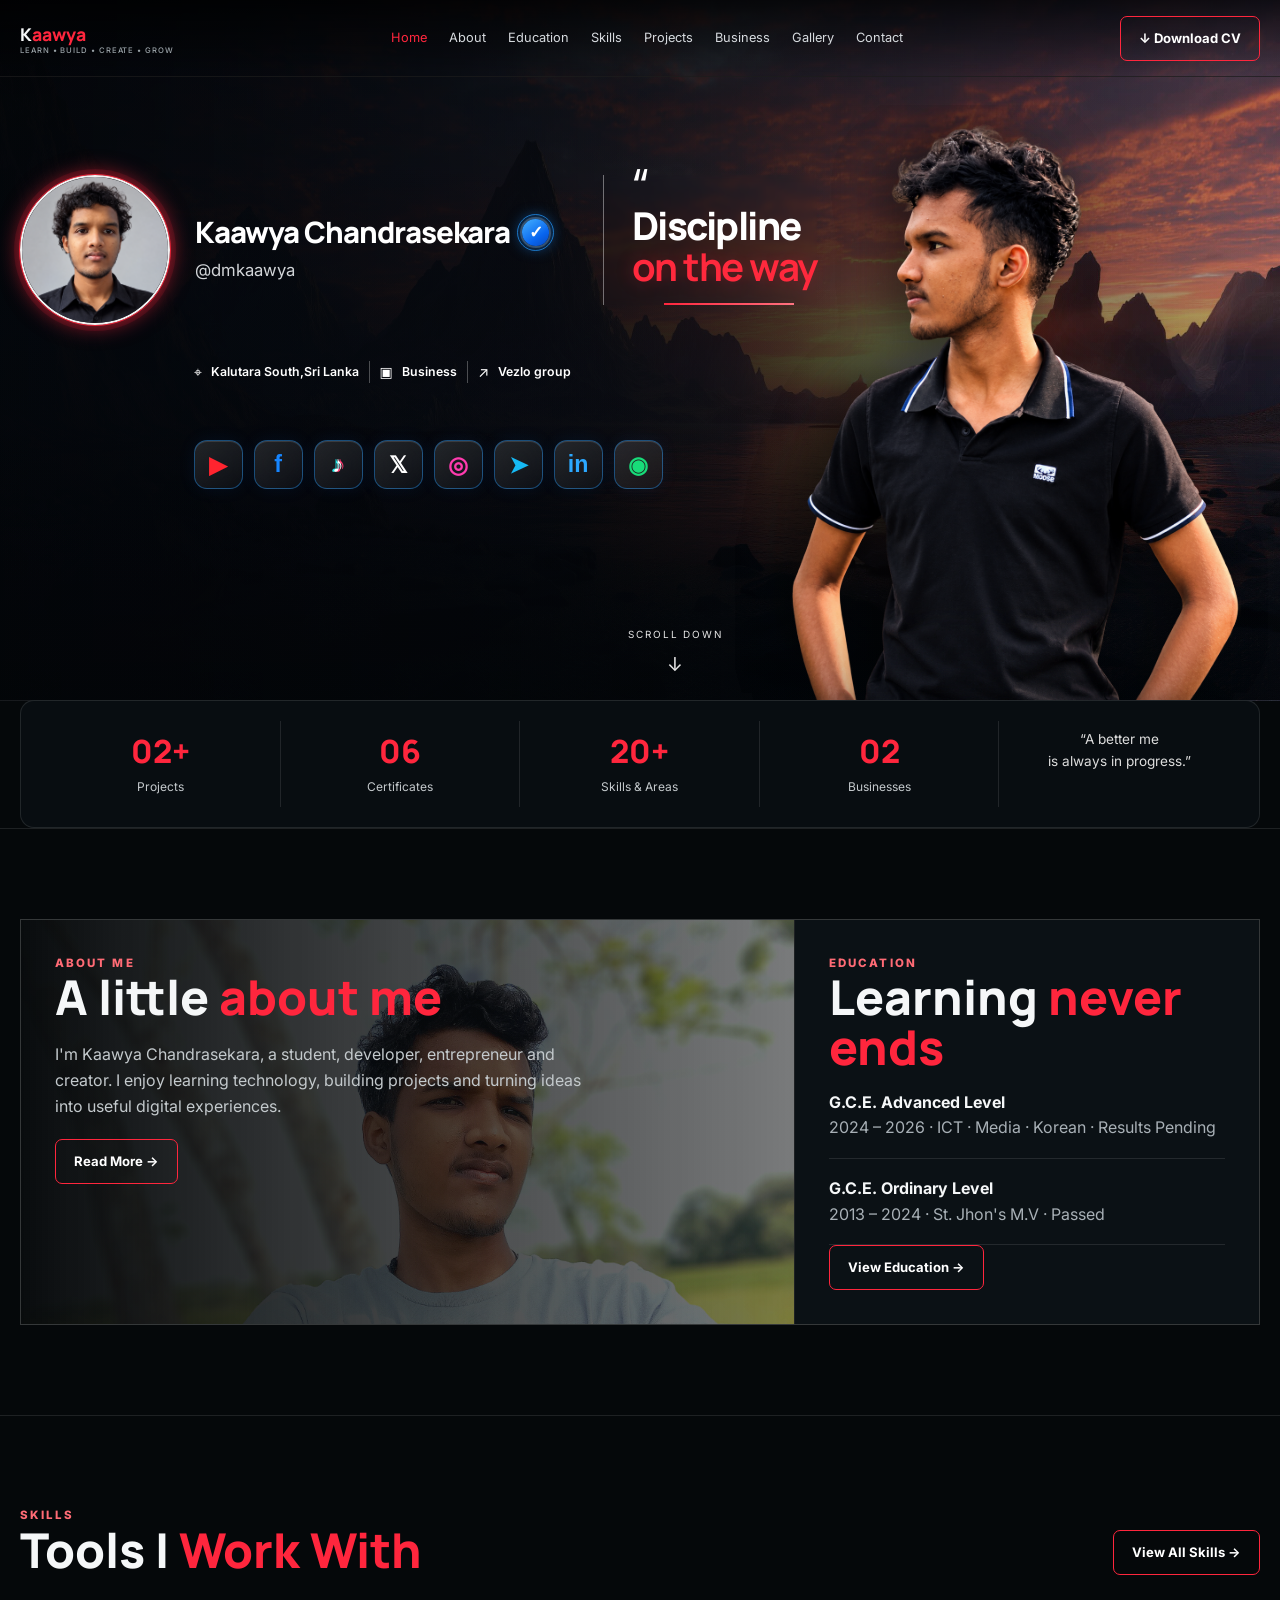
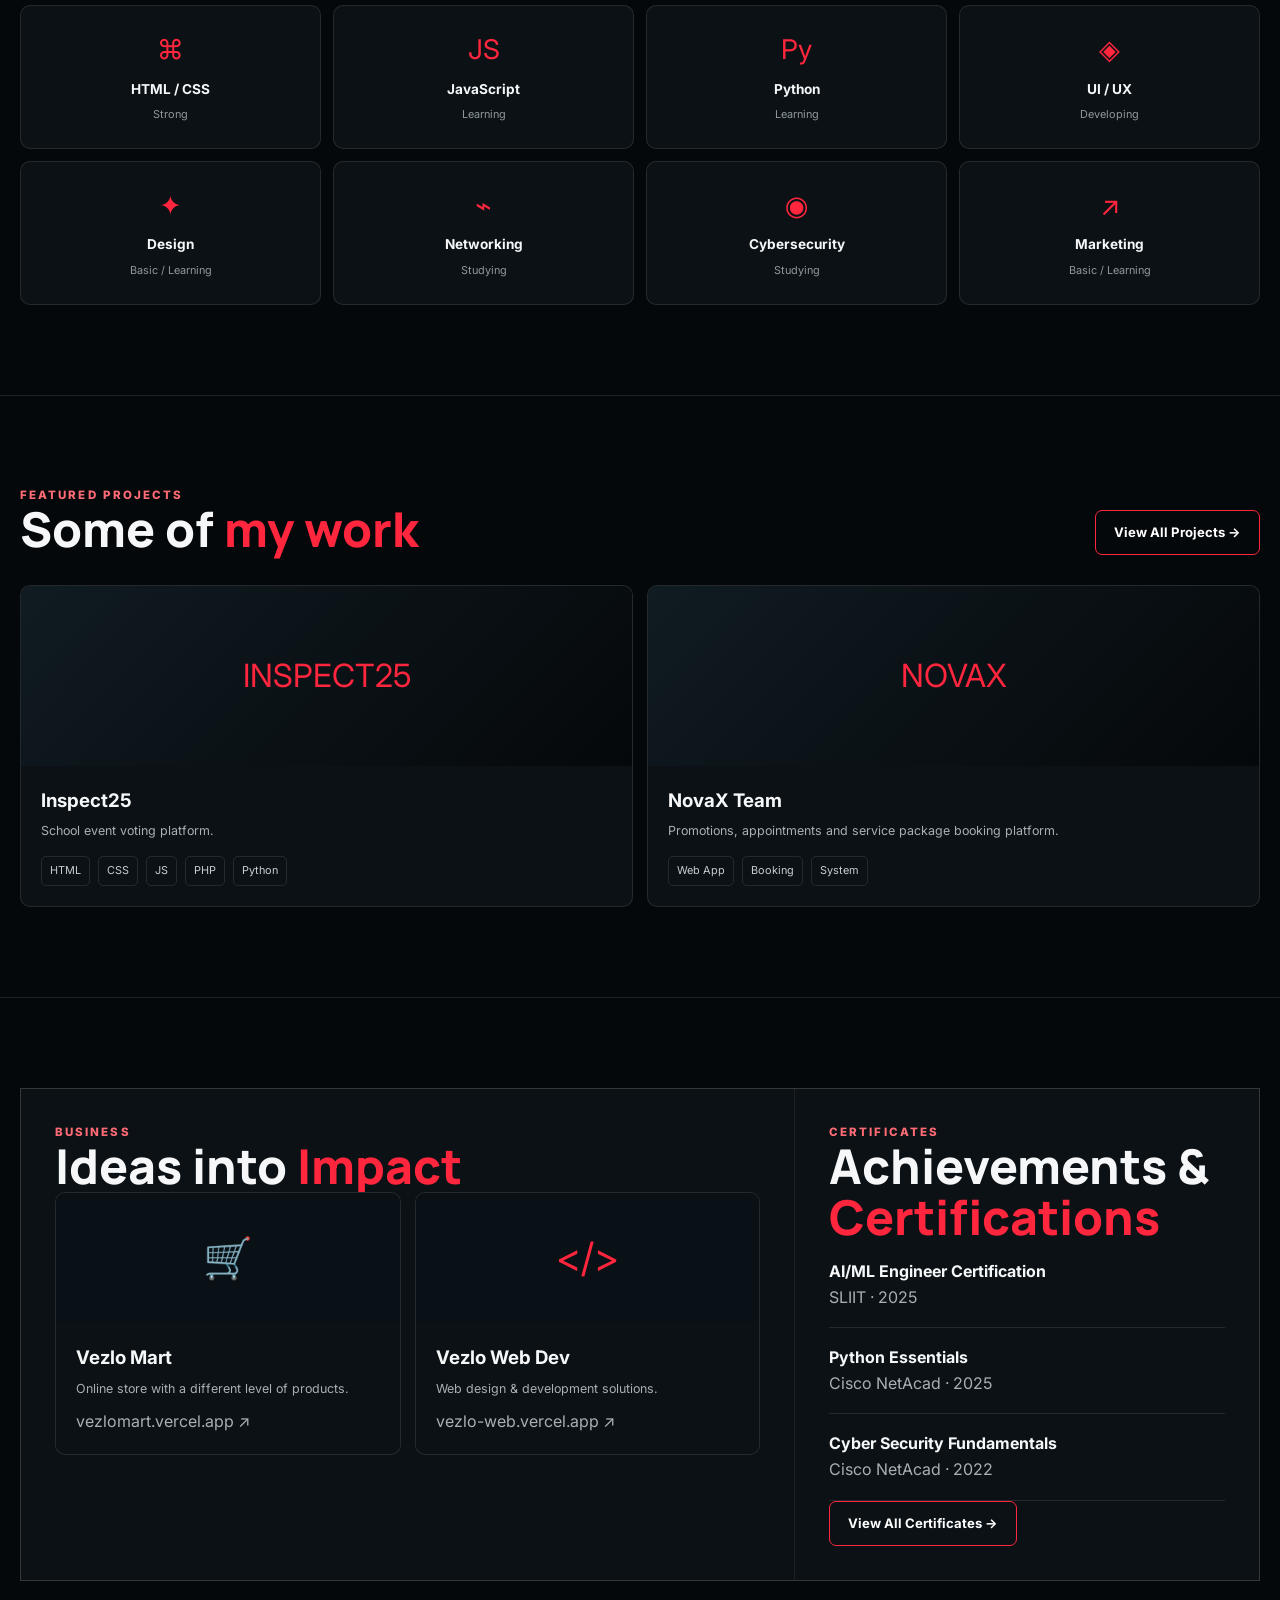
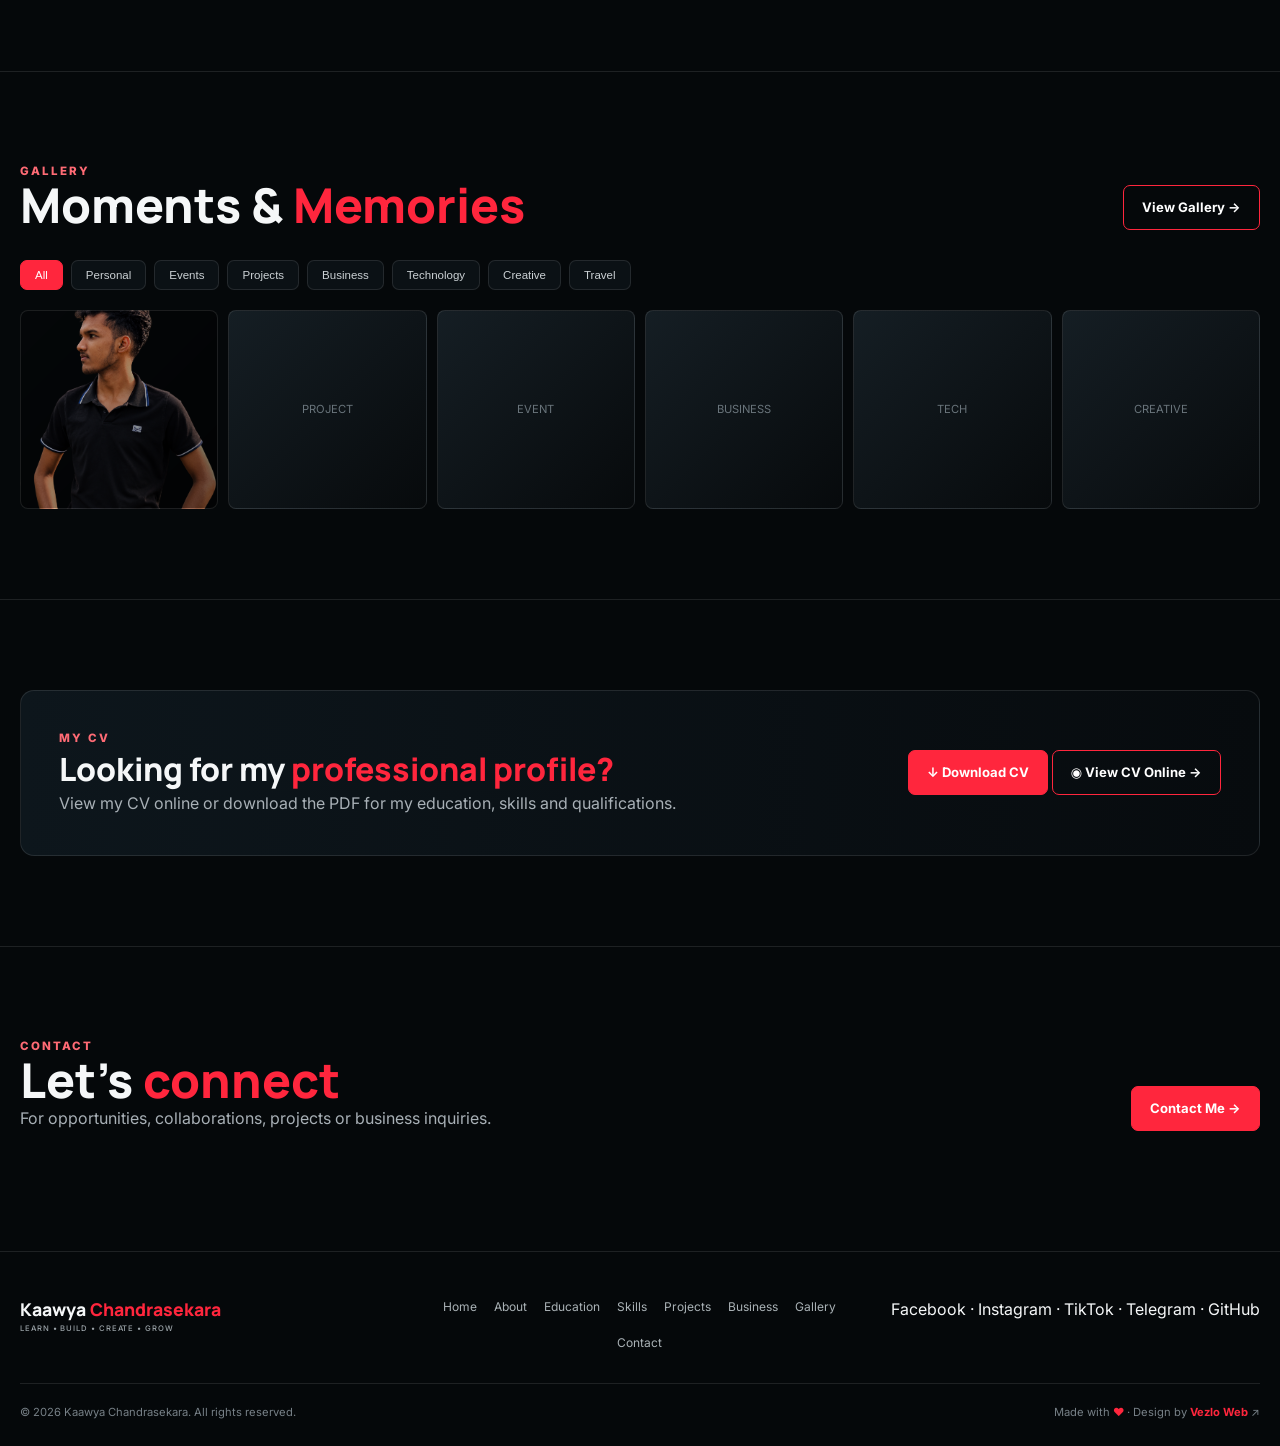
<file: index.html>
<!doctype html>
<html lang="en">
  <head>
    <meta charset="utf-8">
    <meta name="viewport" content="width=device-width,initial-scale=1">
    <meta name="description" content="Kaawya Chandrasekara — Student, Developer, Entrepreneur, Creator">
    <title>Kaawya Chandrasekara | Portfolio</title>
    <link rel="stylesheet" href="style.css">
  </head>
  <body>
    <header class="nav">
      <div class="container nav-inner">
        <a class="brand" href="index.html">K<span>aawya</span>
          <small>LEARN • BUILD • CREATE • GROW</small></a>
        <nav class="links">
          <a class="active" href="index.html">Home</a>
          <a href="about.html">About</a>
          <a href="education.html">Education</a>
          <a href="skills.html">Skills</a>
          <a href="projects.html">Projects</a>
          <a href="business.html">Business</a>
          <a href="gallery.html">Gallery</a>
          <a href="contact.html">Contact</a>
        </nav>
        <div class="nav-actions">
          <a class="cv-btn" href="dmkaawya cv.pdf">↓ Download CV</a>
          <button class="hamb">☰</button>
        </div></div></header>
    <main>
      <section class="hero hero-showcase">
        <div class="hero-inner showcase-inner">
          <div class="showcase-profile">
            <img class="profile-photo" src="assets/Professional Portrait on Light Grey.png" alt="Kaawya Chandrasekara portrait">
            <div class="profile-text">
              <h1>Kaawya Chandrasekara <button class="verified" type="button" aria-label="Open profile verification details" aria-haspopup="dialog" aria-controls="verified-modal" title="View profile details">✓</button></h1>
              <p class="handle">@dmkaawya</p>
            </div>
          </div>
		  
          <div class="showcase-quote"><span class="quote-open">“</span><p>Discipline<br><strong>on the way</strong></p><span class="quote-line"></span></div>
          <div class="showcase-meta">
            <span>⌖ <b>Kalutara South,Sri Lanka</b></span><i></i><span>▣ <b>Business</b></span><i></i><a href="https://dmkaawya.vercel.app/" target="_blank" rel="noreferrer">↗ <b>Vezlo group</b></a>
          </div>
          <div class="showcase-socials" aria-label="Social links">
            <a class="yt" href="https://youtube.com/" target="_blank" aria-label="YouTube">▶</a>
            <a class="fb" href="https://facebook.com/dmkaawya" target="_blank" aria-label="Facebook">f</a>
            <a class="tt" href="https://tiktok.com/@d.m.kaawya" target="_blank" aria-label="TikTok">♪</a>
            <a class="xx" href="https://x.com/" target="_blank" aria-label="X">𝕏</a>
            <a class="ig" href="https://instagram.com/dmkaawya" target="_blank" aria-label="Instagram">◎</a>
            <a class="tg" href="https://t.me/dmkaawya" target="_blank" aria-label="Telegram">➤</a>
            <a class="in" href="https://linkedin.com/" target="_blank" aria-label="LinkedIn">in</a>
            <a class="wa" href="https://wa.me/94775048455" target="_blank" aria-label="WhatsApp">◉</a>
          </div>
          <img class="showcase-person" src="assets/bg remove side view.png" alt="Kaawya wearing a black shirt">
		  
		  <img class="showcase-person" src="assets/bg remove side view.png" alt="Kaawya wearing a black polo shirt">
          <div class="verify-backdrop" id="verified-modal" role="dialog" aria-modal="true" aria-labelledby="verify-title" hidden>
            <section class="verify-card">
              <button class="verify-close" type="button" aria-label="Close verification details">×</button>
              <div class="verify-heading"><span class="verify-symbol">✓</span><div><h2 id="verify-title">Profile Details</h2><p>Portfolio identity information</p></div></div>
              <dl class="verify-details">
                <div><dt>👤 Name</dt><dd>Kaawya Chandrasekara</dd></div>
                <div><dt>💼 Role</dt><dd>Student · Developer · Entrepreneur · Creator</dd></div>
                <div><dt>🌐 Website</dt><dd><a href="https://dmkaawya.vercel.app/" target="_blank" rel="noreferrer">dmkaawya.vercel.app ↗</a></dd></div>
                <div><dt>🎨 Designed by</dt><dd>Vezlo Web</dd></div>
                <div><dt>📅 Created</dt><dd>Original creation date not recorded</dd></div>
                <div><dt>🔄 Updated</dt><dd>27 October 2026</dd></div>
              </dl>
              <p class="verify-note">ℹ️ This is a portfolio-designed identity badge, not an official verification issued by a social media platform.</p>
            </section>
          </div>
		  
          <div class="scroll showcase-scroll">SCROLL DOWN <span>↓</span></div>
        </div>
      </section>
      <section class="stats container">
        <div class="stats-grid">
          <div class="stat"><strong>02+</strong>
            <span>Projects</span></div>
          <div class="stat"><strong>06</strong>
            <span>Certificates</span></div>
          <div class="stat"><strong>20+</strong>
            <span>Skills & Areas</span></div>
          <div class="stat"><strong>02</strong>
            <span>Businesses</span></div>
          <div class="stat quote">“A better me<br>is always in progress.”</div></div></section>
      <section class="section">
        <div class="container grid2">
          <div class="card about-card">
            <div class="eyebrow">About me</div>
            <h2 class="section-title">A little <span>about me</span></h2>
            <p>I'm Kaawya Chandrasekara, a student, developer, entrepreneur and creator. I enjoy learning technology, building projects and turning ideas into useful digital experiences.</p>
            <a class="btn" href="about.html">Read More →</a></div>
          <div class="card"><div class="eyebrow">Education</div>
            <h2 class="section-title">Learning <span>never ends</span></h2>
            <div class="edu-item"><h3>G.C.E. Advanced Level</h3>
              <p class="muted">2024 – 2026 · ICT · Media · Korean · Results Pending</p></div>
            <div class="edu-item"><h3>G.C.E. Ordinary Level</h3><p class="muted">2013 – 2024 · St. Jhon's M.V · Passed</p></div>
            <a class="btn" href="education.html">View Education →</a>
          </div></div></section>
      <section class="section">
        <div class="container">
          <div class="section-head"><div>
            <div class="eyebrow">Skills</div>
            <h2 class="section-title">Tools I <span>Work With</span></h2></div>
            <a class="btn" href="skills.html">View All Skills →</a></div>
          <div class="skills-grid">
            <div class="skill">
              <div class="ico">⌘</div><b>HTML / CSS</b><small>Strong</small></div>
            <div class="skill">
              <div class="ico">JS</div><b>JavaScript</b><small>Learning</small></div>
            <div class="skill">
              <div class="ico">Py</div>
              <b>Python</b><small>Learning</small></div>
            <div class="skill">
              <div class="ico">◈</div>
              <b>UI / UX</b><small>Developing</small></div>
            <div class="skill">
              <div class="ico">✦</div><b>Design</b><small>Basic / Learning</small></div>
            <div class="skill">
              <div class="ico">⌁</div><b>Networking</b>
              <small>Studying</small></div>
            <div class="skill"><div class="ico">◉</div><b>Cybersecurity</b>
              <small>Studying</small></div>
            <div class="skill">
              <div class="ico">↗</div><b>Marketing</b>
              <small>Basic / Learning</small></div></div></div></section>
      <section class="section">
        <div class="container">
          <div class="section-head"><div>
            <div class="eyebrow">Featured projects</div>
            <h2 class="section-title">Some of <span>my work</span></h2></div>
            <a class="btn" href="projects.html">View All Projects →</a></div>
          <div class="cards"><article class="project"><div class="project-media">INSPECT25</div>
            <div class="project-body"><h3>Inspect25</h3>
              <p>School event voting platform.</p>
              <span class="tag">HTML</span>
              <span class="tag">CSS</span>
              <span class="tag">JS</span>
              <span class="tag">PHP</span>
              <span class="tag">Python</span>
            </div></article>
            <article class="project">
              <div class="project-media">NOVAX</div>
              <div class="project-body"><h3>NovaX Team</h3>
                <p>Promotions, appointments and service package booking platform.</p>
                <span class="tag">Web App</span>
                <span class="tag">Booking</span>
                <span class="tag">System</span>
              </div></article></div></div></section>
      <section class="section">
        <div class="container grid2">
          <div class="card">
            <div class="eyebrow">Business</div>
            <h2 class="section-title">Ideas into <span>Impact</span></h2>
            <div class="business-grid">
              <article class="business">
                <div class="icon">🛒</div>
                <div class="business-body">
                  <h3>Vezlo Mart</h3>
                  <p>Online store with a different level of products.</p>
                  <a href="https://vezlomart.vercel.app/" target="_blank" class="muted">vezlomart.vercel.app ↗</a></div>
              </article>
              <article class="business">
                <div class="icon">&lt;/&gt;</div>
                <div class="business-body"><h3>Vezlo Web Dev</h3>
                  <p>Web design & development solutions.</p>
                  <a href="https://vezlo-web.vercel.app/" target="_blank" class="muted">vezlo-web.vercel.app ↗</a>
                </div>
              </article>
            </div>
          </div>
          <div class="card">
            <div class="eyebrow">Certificates</div>
            <h2 class="section-title">Achievements & <span>Certifications</span>
            </h2><div class="edu-item">
              <h3>AI/ML Engineer Certification</h3>
              <p class="muted">SLIIT · 2025</p></div>
            <div class="edu-item">
              <h3>Python Essentials</h3>
              <p class="muted">Cisco NetAcad · 2025</p>
            </div>
            <div class="edu-item">
              <h3>Cyber Security Fundamentals</h3>
              <p class="muted">Cisco NetAcad · 2022</p></div>
            <a class="btn" href="certificates.html">View All Certificates →</a></div></div></section>
      <section class="section"><div class="container">
        <div class="section-head"><div>
          <div class="eyebrow">Gallery</div>
          <h2 class="section-title">Moments & <span>Memories</span></h2></div>
          <a class="btn" href="gallery.html">View Gallery →</a></div>
        <div class="filters"><button class="filter active">All</button>
          <button class="filter">Personal</button>
          <button class="filter">Events</button>
          <button class="filter">Projects</button>
          <button class="filter">Business</button>
          <button class="filter">Technology</button>
          <button class="filter">Creative</button>
          <button class="filter">Travel</button>
        </div>
        <div class="gallery-grid">
          <div class="gallery-item"></div>
          <div class="gallery-item">PROJECT</div>
          <div class="gallery-item">EVENT</div>
          <div class="gallery-item">BUSINESS</div>
          <div class="gallery-item">TECH</div>
          <div class="gallery-item">CREATIVE</div>
        </div></div></section>
      <section class="section">
        <div class="container cv-banner"><div>
          <div class="eyebrow">My CV</div>
          <h2>Looking for my <span>professional profile?</span></h2>
          <p class="muted">View my CV online or download the PDF for my education, skills and qualifications.</p>
        </div><div>
          <a class="btn primary" href="cv.html">↓ Download CV</a>
          <a class="btn" href="cv.html">◉ View CV Online →</a></div></div></section>
      <section class="section">
        <div class="container">
          <div class="section-head">
            <div>
              <div class="eyebrow">Contact</div>
              <h2 class="section-title">Let's <span>connect</span></h2>
              <p class="muted">For opportunities, collaborations, projects or business inquiries.</p></div><a class="btn primary" href="contact.html">Contact Me →</a></div></div></section></main><footer class="footer"><div class="container footer-grid"><div><a class="brand" href="index.html">Kaawya <span>Chandrasekara</span><small>LEARN • BUILD • CREATE • GROW</small></a></div><nav><a href="index.html">Home</a><a href="about.html">About</a><a href="education.html">Education</a><a href="skills.html">Skills</a><a href="projects.html">Projects</a><a href="business.html">Business</a><a href="gallery.html">Gallery</a><a href="contact.html">Contact</a></nav><div class="footer-social">Facebook · Instagram · TikTok · Telegram · GitHub</div></div><div class="container footer-bottom"><span>© 2026 Kaawya Chandrasekara. All rights reserved.</span><span>Made with <strong>♥</strong> · Design by <a href="https://vezlo-web.vercel.app/" target="_blank"><strong>Vezlo Web</strong></a> ↗</span></div></footer><script src="main.js"></script></body></html>
</file>
<file: style.css>
@import url('https://fonts.googleapis.com/css2?family=Inter:wght@400;500;600;700;800&family=Manrope:wght@500;600;700;800&display=swap');
:root{--bg:#05080a;--panel:#0b1115;--text:#f5f7f8;--muted:#a8b0b6;--line:rgba(255,255,255,.10);--accent:#ff7136;--accent2:#ff9a5e;--max:1240px}*{box-sizing:border-box;margin:0;padding:0}html{scroll-behavior:smooth}body{background:var(--bg);color:var(--text);font-family:Inter,system-ui,sans-serif;line-height:1.6;overflow-x:hidden}a{color:inherit;text-decoration:none}img{max-width:100%;display:block}.container{width:min(var(--max),calc(100% - 40px));margin:auto}.section{padding:90px 0;border-top:1px solid var(--line)}.eyebrow{color:var(--accent2);text-transform:uppercase;letter-spacing:.18em;font-size:.72rem;font-weight:800}.section-head{display:flex;align-items:end;justify-content:space-between;gap:20px;margin-bottom:30px}.section-title{font:800 clamp(2rem,4vw,3rem)/1.05 Manrope,sans-serif}.section-title span{color:var(--accent)}.muted{color:var(--muted)}
.nav{position:absolute;top:0;left:0;width:100%;z-index:20;border-bottom:1px solid rgba(255,255,255,.08);background:linear-gradient(180deg,rgba(0,0,0,.7),transparent)}.nav-inner{height:76px;display:flex;align-items:center;justify-content:space-between}.brand{font:800 1.1rem Manrope}.brand span{color:var(--accent)}.brand small{display:block;font:500 .48rem Inter;color:#9aa2a7;letter-spacing:.12em}.links{display:flex;gap:22px;font-size:.8rem;color:#d6dade}.links a:hover,.links a.active{color:var(--accent)}.cv-btn,.btn{border:1px solid var(--accent);background:transparent;color:#fff;padding:11px 18px;border-radius:7px;font-weight:700;font-size:.82rem;display:inline-flex;gap:9px;align-items:center;justify-content:center;transition:.2s}.btn.primary{background:var(--accent);border-color:var(--accent)}.btn:hover{transform:translateY(-2px)}.hamb{display:none;background:none;border:0;color:white;font-size:1.7rem}
.hero{min-height:760px;display:flex;align-items:center;position:relative;background:linear-gradient(90deg,rgba(3,7,10,.95),rgba(3,7,10,.55) 45%,rgba(3,7,10,.2)),linear-gradient(0deg,rgba(3,7,10,.9),transparent 45%),linear-gradient(90deg,rgba(3,7,10,.95),rgba(3,7,10,.5) 52%,rgba(3,7,10,.12)),url('https://images.unsplash.com/photo-1746950862855-ccd90286a57c?auto=format&fit=crop&fm=jpg&ixlib=rb-4.1.0&q=85&w=2400') center 54%/cover no-repeat}.hero-inner{position:relative;z-index:2;width:min(var(--max),calc(100% - 40px));margin:auto;padding-top:90px}.hero-copy{max-width:680px}.hello{font-size:1.2rem;color:#d4d9dc}.hero h1{font:800 clamp(3.1rem,7vw,6.4rem)/.94 Manrope;margin:8px 0 16px;letter-spacing:-.045em}.hero h1 span{color:var(--accent)}.roles{font-size:1.15rem;font-weight:700;margin-bottom:15px}.roles b{color:var(--accent);margin:0 7px}.hero-desc{max-width:520px;color:#c6cdd1}.hero-actions{display:flex;gap:12px;margin:25px 0}.socials{display:flex;gap:13px;flex-wrap:wrap;margin-top:18px}.socials a{width:34px;height:34px;border:1px solid var(--line);border-radius:50%;display:grid;place-items:center;font-size:.72rem;background:rgba(0,0,0,.28)}.meta{display:flex;gap:25px;flex-wrap:wrap;margin-top:24px;color:#d1d6d8;font-size:.8rem}.meta strong{color:var(--accent)}.scroll{position:absolute;right:25px;bottom:35px;writing-mode:vertical-rl;color:#c7cdd0;font-size:.65rem;letter-spacing:.2em}
.stats{position:relative;z-index:4;margin-top:-1px;background:rgba(9,14,18,.95);border:1px solid var(--line);border-radius:14px}.stats-grid{display:grid;grid-template-columns:repeat(5,1fr);padding:20px}.stat{text-align:center;padding:8px 15px;border-right:1px solid var(--line)}.stat:last-child{border:0}.stat strong{display:block;font:800 2rem Manrope;color:var(--accent)}.stat span{font-size:.75rem;color:#c4c9cc}.quote{font-size:.85rem;color:#ddd}
.grid2{display:grid;grid-template-columns:1.25fr .75fr;gap:1px;background:var(--line);border:1px solid var(--line)}.card{background:var(--panel);padding:34px}.about-card{min-height:370px;background:linear-gradient(90deg,rgba(5,8,10,.98),rgba(5,8,10,.48)),url('assets/portrait-profile.jpg') center/cover}.about-card p{max-width:530px;color:#c3c9cc;margin:20px 0}.edu-item{padding:17px 0;border-bottom:1px solid var(--line)}.edu-item:last-child{border:0}.edu-item h3{font-size:1rem}.tag{display:inline-block;padding:5px 8px;border:1px solid var(--line);border-radius:5px;color:#c8ced1;font-size:.68rem;margin:5px 4px 0 0}
.skills-grid{display:grid;grid-template-columns:repeat(4,1fr);gap:12px}.skill{background:var(--panel);border:1px solid var(--line);border-radius:10px;padding:22px;text-align:center;transition:.2s}.skill:hover{border-color:rgba(255,113,54,.55);transform:translateY(-3px)}.skill .ico{font-size:1.7rem;color:var(--accent);margin-bottom:7px}.skill b{display:block;font-size:.85rem}.skill small{color:#8f999e;font-size:.68rem}.cards{display:grid;grid-template-columns:repeat(2,1fr);gap:14px}.project,.business,.cert{background:var(--panel);border:1px solid var(--line);border-radius:10px;overflow:hidden}.project-media{height:180px;background:linear-gradient(135deg,#101b22,#05080a);display:grid;place-items:center;color:var(--accent);font-size:2rem}.project-body,.business-body,.cert-body{padding:20px}.project h3,.business h3{margin-bottom:6px}.project p,.business p,.cert p{font-size:.78rem;color:var(--muted);margin-bottom:10px}.business-grid{display:grid;grid-template-columns:repeat(2,1fr);gap:14px}.business .icon{height:130px;background:#0a1116;display:grid;place-items:center;font-size:2.5rem;color:var(--accent)}.cert-grid{display:grid;grid-template-columns:repeat(3,1fr);gap:14px}.cert-media{height:145px;background:#10171c;display:grid;place-items:center;color:#8f999e;font-size:.75rem}.cert-body h3{font-size:.88rem}.gallery-grid{display:grid;grid-template-columns:repeat(6,1fr);gap:10px}.gallery-item{aspect-ratio:1/1;border:1px solid var(--line);border-radius:8px;background:linear-gradient(135deg,#151e24,#070a0c);display:grid;place-items:center;color:#69747b;font-size:.7rem;overflow:hidden}.gallery-item:first-child{background:linear-gradient(135deg,rgba(0,0,0,.15),rgba(0,0,0,.6)),url('assets/bg remove side view.png') center/cover}.filters{display:flex;gap:8px;flex-wrap:wrap;margin-bottom:20px}.filter{border:1px solid var(--line);background:var(--panel);color:#cbd1d4;border-radius:7px;padding:8px 14px;font-size:.72rem}.filter.active{background:var(--accent);border-color:var(--accent);color:#fff}.cv-banner{background:linear-gradient(90deg,#0d161c,#070b0e);border:1px solid var(--line);border-radius:14px;padding:38px;display:flex;align-items:center;justify-content:space-between;gap:30px}.cv-banner h2{font:800 2rem Manrope}.cv-banner span{color:var(--accent)}.footer{padding:45px 0 25px;border-top:1px solid var(--line)}.footer-grid{display:grid;grid-template-columns:1fr 1fr 1fr;gap:30px}.footer nav{position:static;background:none;border:0;display:flex;justify-content:center;gap:17px;flex-wrap:wrap}.footer nav a{font-size:.75rem;color:#aab2b6}.footer-social{text-align:right}.footer-bottom{border-top:1px solid var(--line);margin-top:30px;padding-top:20px;display:flex;justify-content:space-between;color:#778087;font-size:.7rem}.footer-bottom strong{color:var(--accent)}.page-hero{padding:160px 0 80px;background:radial-gradient(circle at 70% 20%,rgba(255,113,54,.16),transparent 30%),#070b0e}.page-hero h1{font:800 clamp(2.8rem,7vw,5rem) Manrope}.page-hero h1 span{color:var(--accent)}.page-hero p{max-width:650px;color:var(--muted);margin-top:14px}.timeline{max-width:850px}.timeline-item{border-left:2px solid var(--accent);padding:0 0 30px 25px;margin-bottom:15px}.timeline-item .year{color:var(--accent);font-weight:800}.cv-paper{max-width:900px;margin:auto;background:#f5f4f0;color:#171a1c;padding:55px;border-radius:5px;box-shadow:0 20px 80px rgba(0,0,0,.35)}.cv-paper h1{font:800 2.6rem Manrope}.cv-paper .orange{color:#e85e25}.cv-section{margin-top:30px}.cv-section h2{font-size:1rem;border-bottom:2px solid #e85e25;padding-bottom:6px;margin-bottom:10px}.cv-actions{display:flex;gap:12px;justify-content:center;margin-bottom:30px}.contact-box{display:grid;grid-template-columns:repeat(2,1fr);gap:15px}.contact-card{padding:25px;background:var(--panel);border:1px solid var(--line);border-radius:10px}.contact-card b{color:var(--accent);display:block;margin-bottom:5px}
@media(max-width:900px){.links{display:none}.hamb{display:block}.stats-grid{grid-template-columns:repeat(2,1fr)}.stat:nth-child(2){border:0}.grid2{grid-template-columns:1fr}.skills-grid{grid-template-columns:repeat(2,1fr)}.cert-grid{grid-template-columns:repeat(2,1fr)}.gallery-grid{grid-template-columns:repeat(3,1fr)}.footer-grid{grid-template-columns:1fr;text-align:center}.footer-social{text-align:center}.footer-bottom{flex-direction:column;text-align:center}.hero{min-height:700px}}@media(max-width:560px){.container,.hero-inner{width:min(100% - 28px,1240px)}.nav-inner{height:68px}.nav-actions .cv-btn{display:none}.hero{min-height:760px;background-position:58% center}.hero h1{font-size:3rem}.hello{font-size:1rem}.roles{font-size:.92rem}.hero-desc{font-size:.82rem}.hero-actions{flex-direction:column;max-width:220px}.meta{font-size:.7rem}.stats-grid{grid-template-columns:repeat(2,1fr);padding:10px}.stat{padding:12px 5px}.stat strong{font-size:1.35rem}.stat span{font-size:.62rem}.stat:last-child{grid-column:1/-1}.section{padding:60px 0}.section-head{align-items:start;flex-direction:column}.skills-grid,.cards,.business-grid,.cert-grid,.contact-box{grid-template-columns:1fr}.gallery-grid{grid-template-columns:repeat(2,1fr)}.cv-banner{padding:25px;flex-direction:column;align-items:flex-start}.cv-paper{padding:28px 22px}.cv-paper h1{font-size:2rem}.page-hero{padding:130px 0 60px}}

/* ===== Custom cinematic profile hero ===== */
.hero-showcase{min-height:660px;overflow:hidden;isolation:isolate;background:linear-gradient(90deg,rgba(3,6,10,.88) 0%,rgba(3,6,10,.58) 48%,rgba(3,6,10,.08) 100%),linear-gradient(0deg,rgba(3,6,10,.55),transparent 45%),linear-gradient(90deg,rgba(2,5,9,.88) 0%,rgba(2,5,9,.62) 48%,rgba(2,5,9,.14) 100%),linear-gradient(0deg,rgba(2,5,9,.65),transparent 48%),url('assets/bgwpp.jpeg') center 54%/cover no-repeat;border-bottom:1px solid rgba(255,255,255,.08)}
.showcase-inner{min-height:660px;padding-top:75px;padding-bottom:65px;display:block;position:relative}
.showcase-profile{position:absolute;left:0;top:165px;display:flex;align-items:center;gap:24px;z-index:3;max-width:56%}
.profile-photo{width:145px;height:145px;object-fit:cover;object-position:center 35%;border-radius:50%;border:4px solid #fff;outline:2px solid #ff2738;box-shadow:0 0 0 7px rgba(255,40,55,.12),0 0 30px rgba(255,30,50,.55)}
.profile-text h1{font:800 clamp(1.45rem,2.3vw,2.35rem)/1.15 Manrope,sans-serif;letter-spacing:-.035em;margin:0;color:#fff;white-space:nowrap}.profile-text h1 span{color:#fff}.verified{display:inline-grid;place-items:center;width:23px;height:23px;border-radius:50%;background:#1688ff;color:#fff;font:900 15px Arial;vertical-align:middle;margin-left:5px;box-shadow:0 0 12px #1688ff}.handle{font-size:1.05rem;color:#d2d5d8;margin-top:8px}
.showcase-quote{position:absolute;left:47%;top:190px;z-index:2;padding-left:28px;border-left:1px solid rgba(255,255,255,.4);color:#fff}.showcase-quote p{font:800 clamp(2rem,3vw,3.1rem)/1.08 Manrope,sans-serif;margin:0 0 15px;letter-spacing:-.04em}.showcase-quote strong{color:#ff2938}.quote-open{font-size:3rem;line-height:.5;display:block;margin-bottom:6px}.quote-line{display:block;width:130px;height:2px;background:linear-gradient(90deg,#ff2638 50%,#fff 50%);margin-left:32px}
.showcase-meta{position:absolute;left:14%;top:355px;z-index:3;display:flex;align-items:center;gap:17px;flex-wrap:wrap;color:#fff;font-size:.9rem}.showcase-meta span,.showcase-meta a{display:flex;align-items:center;gap:9px;color:#fff;text-decoration:none}.showcase-meta i{height:22px;width:1px;background:rgba(255,255,255,.28)}.showcase-meta b{font-weight:600}.showcase-socials{position:absolute;left:14%;top:425px;z-index:4;display:flex;align-items:center;gap:13px}.showcase-socials a{width:43px;height:43px;display:grid;place-items:center;text-decoration:none;font:bold 1.5rem Arial;border-right:1px solid rgba(255,255,255,.2);padding-right:13px;transition:transform .2s,filter .2s}.showcase-socials a:hover{transform:translateY(-4px);filter:brightness(1.3)}.showcase-socials .yt{color:#ff242f}.showcase-socials .fb{color:#1685ff}.showcase-socials .tt{color:#fff;text-shadow:-2px 0 #20e5e5,2px 0 #ff3b72}.showcase-socials .xx{color:#fff}.showcase-socials .ig{color:#ff3baf}.showcase-socials .tg{color:#16b9f4}.showcase-socials .in{color:#0a9be8}.showcase-socials .wa{color:#18dc79;border:0}
.showcase-person{position:absolute;z-index:1;right:-15px;bottom:-55px;height:610px;width:min(43%,540px);object-fit:contain;object-position:center bottom;mix-blend-mode:normal;mask-image:linear-gradient(to bottom,#000 0%,#000 74%,rgba(0,0,0,.88) 83%,transparent 100%);filter:drop-shadow(-12px 0 25px rgba(0,0,0,.25));border-radius:0;}
.showcase-scroll{position:absolute;bottom:20px;left:49%;right:auto;writing-mode:horizontal-tb;text-align:center;font-size:.62rem;letter-spacing:.2em;color:#e6e6e6}.showcase-scroll span{display:block;font-size:1.2rem;margin-top:6px}
@media(max-width:900px){.hero-showcase,.showcase-inner{min-height:760px}.showcase-profile{left:0;top:125px;max-width:70%;gap:16px}.profile-photo{width:112px;height:112px}.profile-text h1{white-space:normal;font-size:1.65rem}.showcase-quote{left:4%;top:305px;padding-left:18px}.showcase-quote p{font-size:2.3rem}.showcase-meta{left:4%;top:475px;max-width:66%;gap:10px}.showcase-socials{left:4%;top:545px;gap:5px}.showcase-socials a{width:34px;height:36px;padding-right:6px;font-size:1.2rem}.showcase-person{right:-25px;height:440px;width:48%;bottom:0;opacity:.95}.showcase-scroll{left:40%;bottom:16px}}
@media(max-width:560px){.hero-showcase,.showcase-inner{min-height:790px}.showcase-inner{padding-top:65px}.showcase-profile{top:110px;left:0;max-width:100%;align-items:center}.profile-photo{width:90px;height:90px}.profile-text h1{font-size:1.25rem;max-width:230px}.handle{font-size:.85rem}.showcase-quote{top:255px;left:5%;}.showcase-quote p{font-size:2rem}.quote-open{font-size:2rem}.showcase-meta{top:390px;left:5%;max-width:95%;font-size:.73rem;gap:8px}.showcase-meta i{display:none}.showcase-socials{top:450px;left:5%;gap:2px;flex-wrap:wrap;max-width:95%}.showcase-socials a{width:30px;height:32px;padding-right:4px;font-size:1.1rem}.showcase-person{width:68%;height:370px;right:-20px;bottom:0;opacity:.8}.showcase-scroll{left:8%;bottom:15px}.hero-showcase{background-position:center}}
/* ===== Glass + motion polish for the profile hero ===== */
:root{--accent:#ff263d;--accent2:#ff6b75;--electric:#168bff}
.hero-showcase{min-height:700px;background-color:#05080d;background-size:cover;background-position:center 54%;}
.hero-showcase:before{content:"";position:absolute;inset:0;pointer-events:none;background:radial-gradient(ellipse at 16% 52%,rgba(4,8,15,.5),transparent 44%),linear-gradient(180deg,rgba(0,0,0,.16),transparent 28%,rgba(0,0,0,.18));z-index:0}
.showcase-inner{min-height:700px;padding-top:85px;padding-bottom:70px}
.showcase-profile{top:175px;max-width:61%;gap:25px}
.profile-photo{width:150px;height:150px;object-fit:cover;object-position:center 37%;border:2px solid rgba(255,255,255,.95);outline:1px solid rgba(255,40,61,.85);box-shadow:0 0 0 6px rgba(255,38,61,.12),0 0 22px rgba(255,38,61,.7),inset 0 0 18px rgba(255,255,255,.3);animation:redGlassPulse 3.2s ease-in-out infinite;}
@keyframes redGlassPulse{0%,100%{box-shadow:0 0 0 5px rgba(255,38,61,.12),0 0 18px rgba(255,38,61,.55)}50%{box-shadow:0 0 0 9px rgba(255,38,61,.2),0 0 38px rgba(255,38,61,.95),0 0 70px rgba(255,38,61,.22)}}
.profile-text h1{display:flex;align-items:center;gap:7px;font-size:clamp(1.4rem,2.3vw,2.2rem)}
.verified{flex:0 0 auto;border:0;cursor:pointer;position:relative;display:inline-grid;place-items:center;width:27px;height:27px;border-radius:50% 50% 48% 52%;background:linear-gradient(145deg,#46b2ff,#0865ef 65%,#0849be);color:#fff;font:900 17px Arial;box-shadow:0 0 0 2px rgba(255,255,255,.18),0 0 16px rgba(22,139,255,.8);transition:transform .25s,filter .25s;animation:blueVerify 2.6s ease-in-out infinite}
.verified:before{content:"";position:absolute;inset:-5px;border-radius:50%;border:1px solid rgba(36,155,255,.7);animation:verifyRipple 2.2s ease-out infinite}
.verified:hover,.verified:focus-visible{transform:scale(1.18) rotate(-7deg);filter:brightness(1.25);outline:2px solid rgba(68,174,255,.45);outline-offset:5px}
@keyframes blueVerify{0%,100%{box-shadow:0 0 0 2px rgba(255,255,255,.15),0 0 12px rgba(22,139,255,.55)}50%{box-shadow:0 0 0 3px rgba(255,255,255,.3),0 0 28px rgba(22,139,255,1)}}
@keyframes verifyRipple{0%{transform:scale(.75);opacity:.8}100%{transform:scale(1.6);opacity:0}}
.showcase-quote{top:175px;backdrop-filter:blur(3px);-webkit-backdrop-filter:blur(3px);animation:quoteRise .9s both}
.showcase-quote p{animation:quoteGlow 4s ease-in-out infinite}
.showcase-quote strong{color:#ff293d;text-shadow:0 0 18px rgba(255,35,58,.3);display:inline-block;animation:wordLift 3.5s ease-in-out infinite}
@keyframes quoteRise{from{opacity:0;transform:translateY(18px)}to{opacity:1;transform:translateY(0)}}
@keyframes quoteGlow{0%,100%{text-shadow:0 0 0 rgba(255,255,255,0)}50%{text-shadow:0 0 22px rgba(255,255,255,.18)}}
@keyframes wordLift{0%,100%{transform:translateY(0)}50%{transform:translateY(-4px)}}
.quote-line{background:linear-gradient(90deg,#ff263d 0%,#ff6978 45%,rgba(255,255,255,.9) 100%);background-size:200% 100%;animation:lineFlow 3s linear infinite}
@keyframes lineFlow{to{background-position:200% 0}}
.showcase-meta{left:14%;top:360px;gap:10px;max-width:62%}
.showcase-meta .meta-chip{display:flex;align-items:center;gap:9px;padding:10px 12px;border:1px solid rgba(255,255,255,.18);border-radius:12px;background:linear-gradient(135deg,rgba(255,255,255,.12),rgba(255,255,255,.035));backdrop-filter:blur(14px);-webkit-backdrop-filter:blur(14px);box-shadow:inset 0 1px 0 rgba(255,255,255,.1),0 8px 25px rgba(0,0,0,.12);transition:transform .25s,border-color .25s,background .25s;}
.showcase-meta .meta-chip:hover{transform:translateY(-3px);border-color:rgba(255,66,85,.75);background:rgba(255,255,255,.15)}
.meta-emoji{font-size:1rem;filter:drop-shadow(0 0 6px rgba(255,255,255,.18))}.external-mark{font-size:.75rem;color:#cbd9e8}.showcase-meta b{font-size:.77rem;white-space:nowrap}
.showcase-socials{left:14%;top:440px;gap:11px;align-items:center;flex-wrap:wrap}
.showcase-socials a:not(.more-socials){width:49px;height:49px;padding:0;border:1px solid rgba(40,157,255,.42);border-radius:13px;background:linear-gradient(145deg,rgba(255,255,255,.12),rgba(255,255,255,.035));backdrop-filter:blur(12px);-webkit-backdrop-filter:blur(12px);box-shadow:inset 0 1px 0 rgba(255,255,255,.12),0 0 18px rgba(0,120,255,.08);font-size:1.45rem;transition:transform .25s,box-shadow .25s,border-color .25s}
.showcase-socials a:not(.more-socials):hover{transform:translateY(-5px) scale(1.05);border-color:rgba(60,174,255,.95);box-shadow:0 0 24px rgba(0,132,255,.25),inset 0 1px 0 rgba(255,255,255,.2)}
.showcase-socials .github{color:#fff}.showcase-socials .fb{color:#1685ff}.showcase-socials .tg{color:#16b9f4}.showcase-socials .in{color:#2ca8ff}.showcase-socials .wa{color:#18dc79}
.more-socials{min-height:49px;display:flex;align-items:center;gap:12px;margin-left:4px;padding:8px 15px;border:1px solid rgba(255,255,255,.35);border-radius:13px;background:linear-gradient(120deg,rgba(255,255,255,.16),rgba(255,255,255,.055));backdrop-filter:blur(14px);-webkit-backdrop-filter:blur(14px);box-shadow:inset 0 1px 0 rgba(255,255,255,.2);transition:transform .25s,border-color .25s}
.more-socials:hover{transform:translateY(-3px);border-color:#ff4a5d}.more-socials>span:first-child{font-size:1.35rem}.more-socials b,.more-socials small{display:block;white-space:nowrap}.more-socials b{font-size:.75rem}.more-socials small{font-size:.66rem;color:#cbd0d6}.more-socials strong{font-size:1.15rem;margin-left:5px;color:#ff6475}
.showcase-person{height:640px;width:min(43%,570px);right:-8px;bottom:-45px;object-fit:contain;object-position:center bottom;mask-image:linear-gradient(to bottom,#000 0%,#000 78%,rgba(0,0,0,.55) 91%,transparent 100%);filter:drop-shadow(-14px 0 25px rgba(0,0,0,.28));}
/* The large portrait is blended into the scene; background image is independent and contains no UI text. */
.verify-backdrop{position:fixed;inset:0;z-index:1000;display:grid;place-items:center;padding:20px;background:rgba(0,4,12,.68);backdrop-filter:blur(10px);-webkit-backdrop-filter:blur(10px);animation:fadeIn .2s ease both}
.verify-backdrop[hidden]{display:none!important}.verify-card{position:relative;width:min(480px,100%);padding:25px;border:1px solid rgba(73,167,255,.72);border-radius:22px;background:linear-gradient(145deg,rgba(15,28,45,.94),rgba(6,11,20,.9));box-shadow:0 20px 80px rgba(0,0,0,.55),0 0 38px rgba(0,121,255,.2),inset 0 1px 0 rgba(255,255,255,.13);animation:modalPop .28s cubic-bezier(.2,.8,.2,1) both}
.verify-card:before{content:"";position:absolute;inset:-1px;border-radius:22px;padding:1px;background:linear-gradient(135deg,#46b2ff,transparent 40%,rgba(255,44,64,.7));-webkit-mask:linear-gradient(#000 0 0) content-box,linear-gradient(#000 0 0);-webkit-mask-composite:xor;mask-composite:exclude;pointer-events:none}
.verify-close{position:absolute;top:12px;right:14px;border:0;background:rgba(255,255,255,.08);color:white;width:34px;height:34px;border-radius:50%;font-size:1.5rem;cursor:pointer}.verify-heading{display:flex;align-items:center;gap:13px;margin-bottom:20px}.verify-symbol{display:grid;place-items:center;width:44px;height:44px;border-radius:50%;background:linear-gradient(145deg,#49b6ff,#0865ef);font-size:1.5rem;box-shadow:0 0 25px rgba(22,139,255,.45)}.verify-heading h2{font:800 1.3rem Manrope}.verify-heading p{font-size:.78rem;color:#aab8c8}.verify-details{display:grid;gap:0}.verify-details>div{display:grid;grid-template-columns:125px 1fr;gap:12px;padding:12px 0;border-bottom:1px solid rgba(255,255,255,.09)}.verify-details dt{font-size:.78rem;color:#b9c6d6}.verify-details dd{font-size:.8rem;overflow-wrap:anywhere}.verify-details dd a{color:#72bdff}.verify-note{margin-top:17px;padding:12px;border-radius:11px;background:rgba(255,255,255,.055);color:#b7c4d2;font-size:.72rem;line-height:1.55}
@keyframes fadeIn{from{opacity:0}to{opacity:1}}@keyframes modalPop{from{opacity:0;transform:translateY(12px) scale(.96)}to{opacity:1;transform:translateY(0) scale(1)}}
.links.open{display:flex;position:absolute;top:76px;left:20px;right:20px;flex-direction:column;gap:0;padding:10px;border:1px solid rgba(255,255,255,.15);border-radius:14px;background:rgba(5,10,17,.94);backdrop-filter:blur(18px);box-shadow:0 18px 45px rgba(0,0,0,.35)}.links.open a{padding:11px 14px;border-radius:8px}.links.open a:hover{background:rgba(255,255,255,.07)}
@media(max-width:900px){.hero-showcase,.showcase-inner{min-height:790px}.showcase-profile{top:130px;max-width:80%}.showcase-quote{left:5%;top:305px}.showcase-meta{left:5%;top:465px;max-width:90%}.showcase-socials{left:5%;top:555px;max-width:70%}.showcase-person{right:-28px;height:460px;width:49%;bottom:0}.showcase-scroll{left:42%;bottom:15px}}
@media(max-width:560px){.hero-showcase,.showcase-inner{min-height:850px}.showcase-profile{top:105px;max-width:100%;gap:13px}.profile-photo{width:88px;height:88px}.profile-text h1{font-size:1.2rem;max-width:235px;white-space:normal}.verified{width:23px;height:23px;font-size:14px}.handle{font-size:.82rem}.showcase-quote{top:235px;left:5%;padding-left:15px}.showcase-quote p{font-size:1.95rem}.showcase-meta{top:365px;left:4%;right:4%;max-width:none;align-items:stretch;flex-direction:column}.showcase-meta .meta-chip{width:max-content;max-width:100%;padding:8px 10px}.showcase-meta b{font-size:.7rem;white-space:normal}.showcase-socials{top:505px;left:4%;right:4%;max-width:92%;gap:8px}.showcase-socials a:not(.more-socials){width:40px;height:40px;font-size:1.2rem;border-radius:11px}.more-socials{min-height:42px;margin-left:0;padding:6px 10px}.showcase-person{width:68%;height:365px;right:-22px;bottom:0;opacity:.92}.showcase-scroll{left:6%;bottom:14px;font-size:.56rem}.verify-card{padding:21px 17px}.verify-details>div{grid-template-columns:105px 1fr;gap:8px}.verify-details dt,.verify-details dd{font-size:.72rem}}
@media(prefers-reduced-motion:reduce){*,*:before,*:after{animation-duration:.01ms!important;animation-iteration-count:1!important;scroll-behavior:auto!important;transition-duration:.01ms!important}}
</file>
